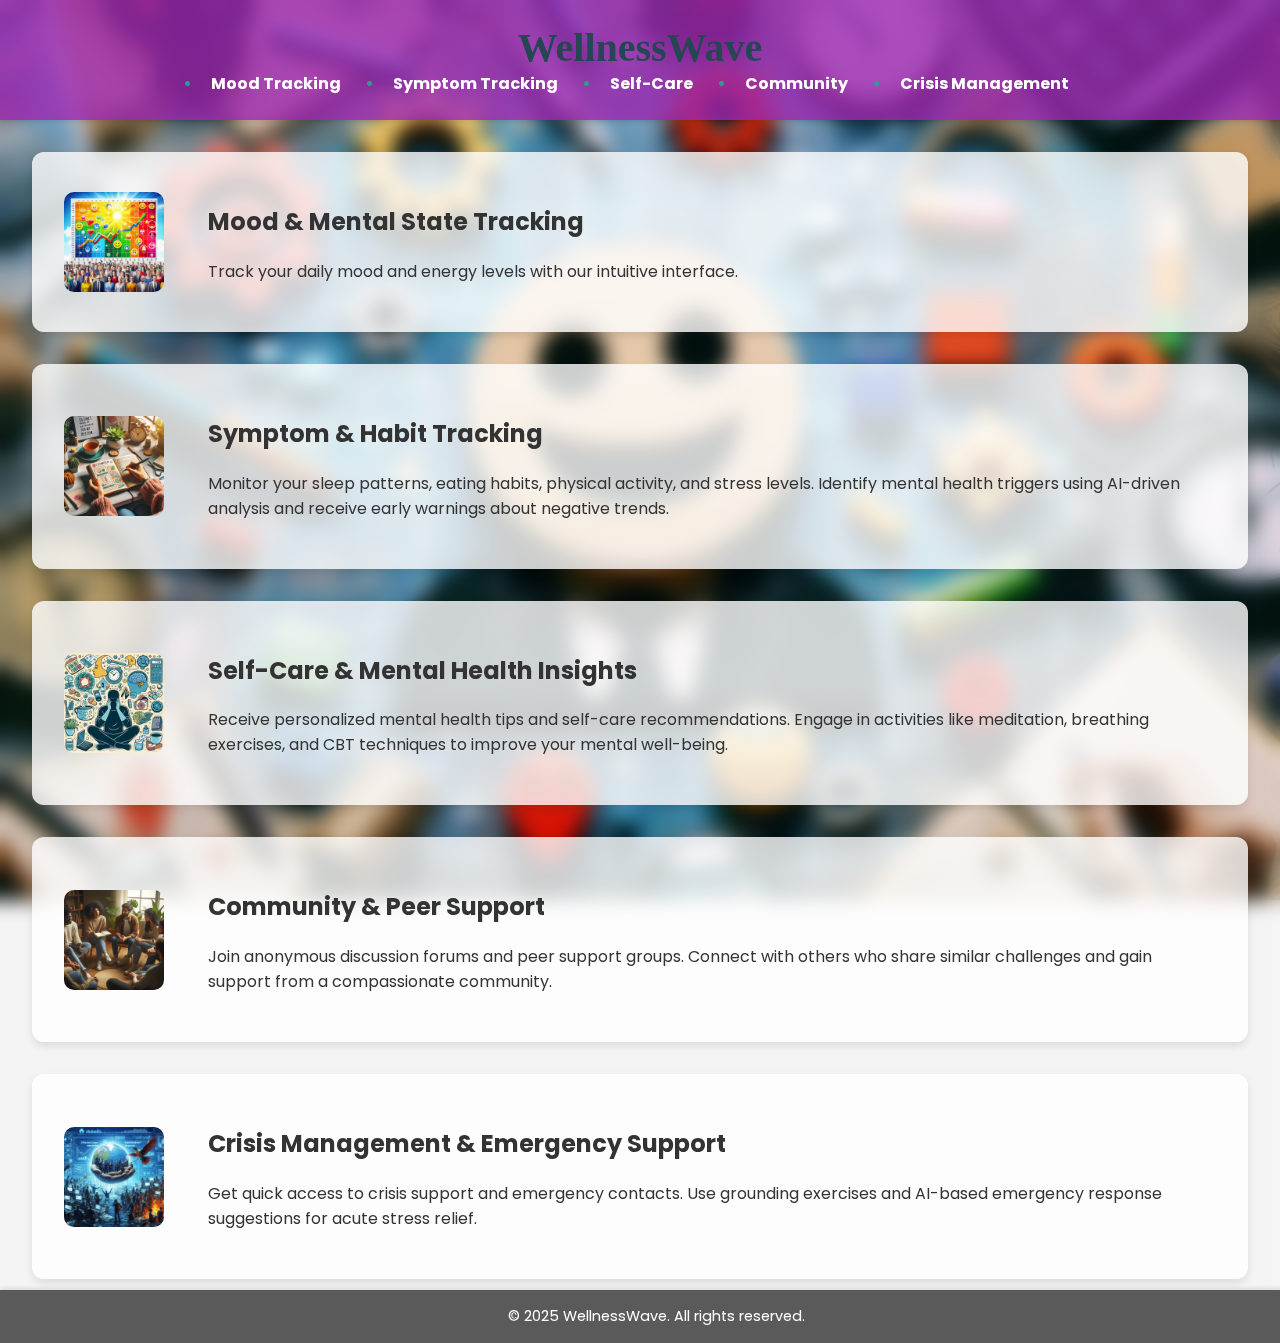
<file: index.html>
<!DOCTYPE html>
<html lang="en">
<head>
    <meta charset="UTF-8">
    <meta name="viewport" content="width=device-width, initial-scale=1.0">
    <title>WellnessWave – AI-Powered Mental Health Tracker</title>
    <link rel="stylesheet" href="styles.css">
</head>
<body>
    <header>
        <h1>WellnessWave</h1>
        <nav>
            <ul>
                <li><a href="mood_tracking.html">Mood Tracking</a></li>
                <li><a href="symptom_tracking.html">Symptom Tracking</a></li>
                <li><a href="self_care.html">Self-Care</a></li>
                <li><a href="community.html">Community</a></li>
                <li><a href="crisis_management.html">Crisis Management</a></li>
            </ul>
        </nav>
    </header>
    <main>
        <section id="mood-tracking" class="content-section clickable-section" onclick="location.href='mood_tracking.html'">
            <img src="Mood Tracking.png" alt="Mood Tracking">
            <div class="text-content">
                <h2>Mood & Mental State Tracking</h2>
                <p>Track your daily mood and energy levels with our intuitive interface.</p>
            </div>
        </section>
        <section id="symptom-tracking" class="content-section clickable-section" onclick="location.href='symptom_tracking.html'">
            <img src="Symptom & Habit Tracking.png" alt="Symptom Tracking">
            <div class="text-content">
                <h2>Symptom & Habit Tracking</h2>
                <p>Monitor your sleep patterns, eating habits, physical activity, and stress levels. Identify mental health triggers using AI-driven analysis and receive early warnings about negative trends.</p>
            </div>
        </section>
        <section id="self-care" class="content-section clickable-section" onclick="location.href='self_care.html'">
            <img src="Self-Care & Mental Health Insights.png" alt="Self-Care">
            <div class="text-content">
                <h2>Self-Care & Mental Health Insights</h2>
                <p>Receive personalized mental health tips and self-care recommendations. Engage in activities like meditation, breathing exercises, and CBT techniques to improve your mental well-being.</p>
            </div>
        </section>
        <section id="community" class="content-section clickable-section" onclick="location.href='community.html'">
            <img src="Community & Peer Support.png" alt="Community">
            <div class="text-content">
                <h2>Community & Peer Support</h2>
                <p>Join anonymous discussion forums and peer support groups. Connect with others who share similar challenges and gain support from a compassionate community.</p>
            </div>
        </section>
        <section id="crisis-management" class="content-section clickable-section" onclick="location.href='crisis_management.html'">
            <img src="Crisis Management & Emergency Support.png" alt="Crisis Management">
            <div class="text-content">
                <h2>Crisis Management & Emergency Support</h2>
                <p>Get quick access to crisis support and emergency contacts. Use grounding exercises and AI-based emergency response suggestions for acute stress relief.</p>
            </div>
        </section>
    </main>
    <footer>
        <p>&copy; 2025 WellnessWave. All rights reserved.</p>
    </footer>
    <script src="script.js"></script>
</body>
</html>
</file>
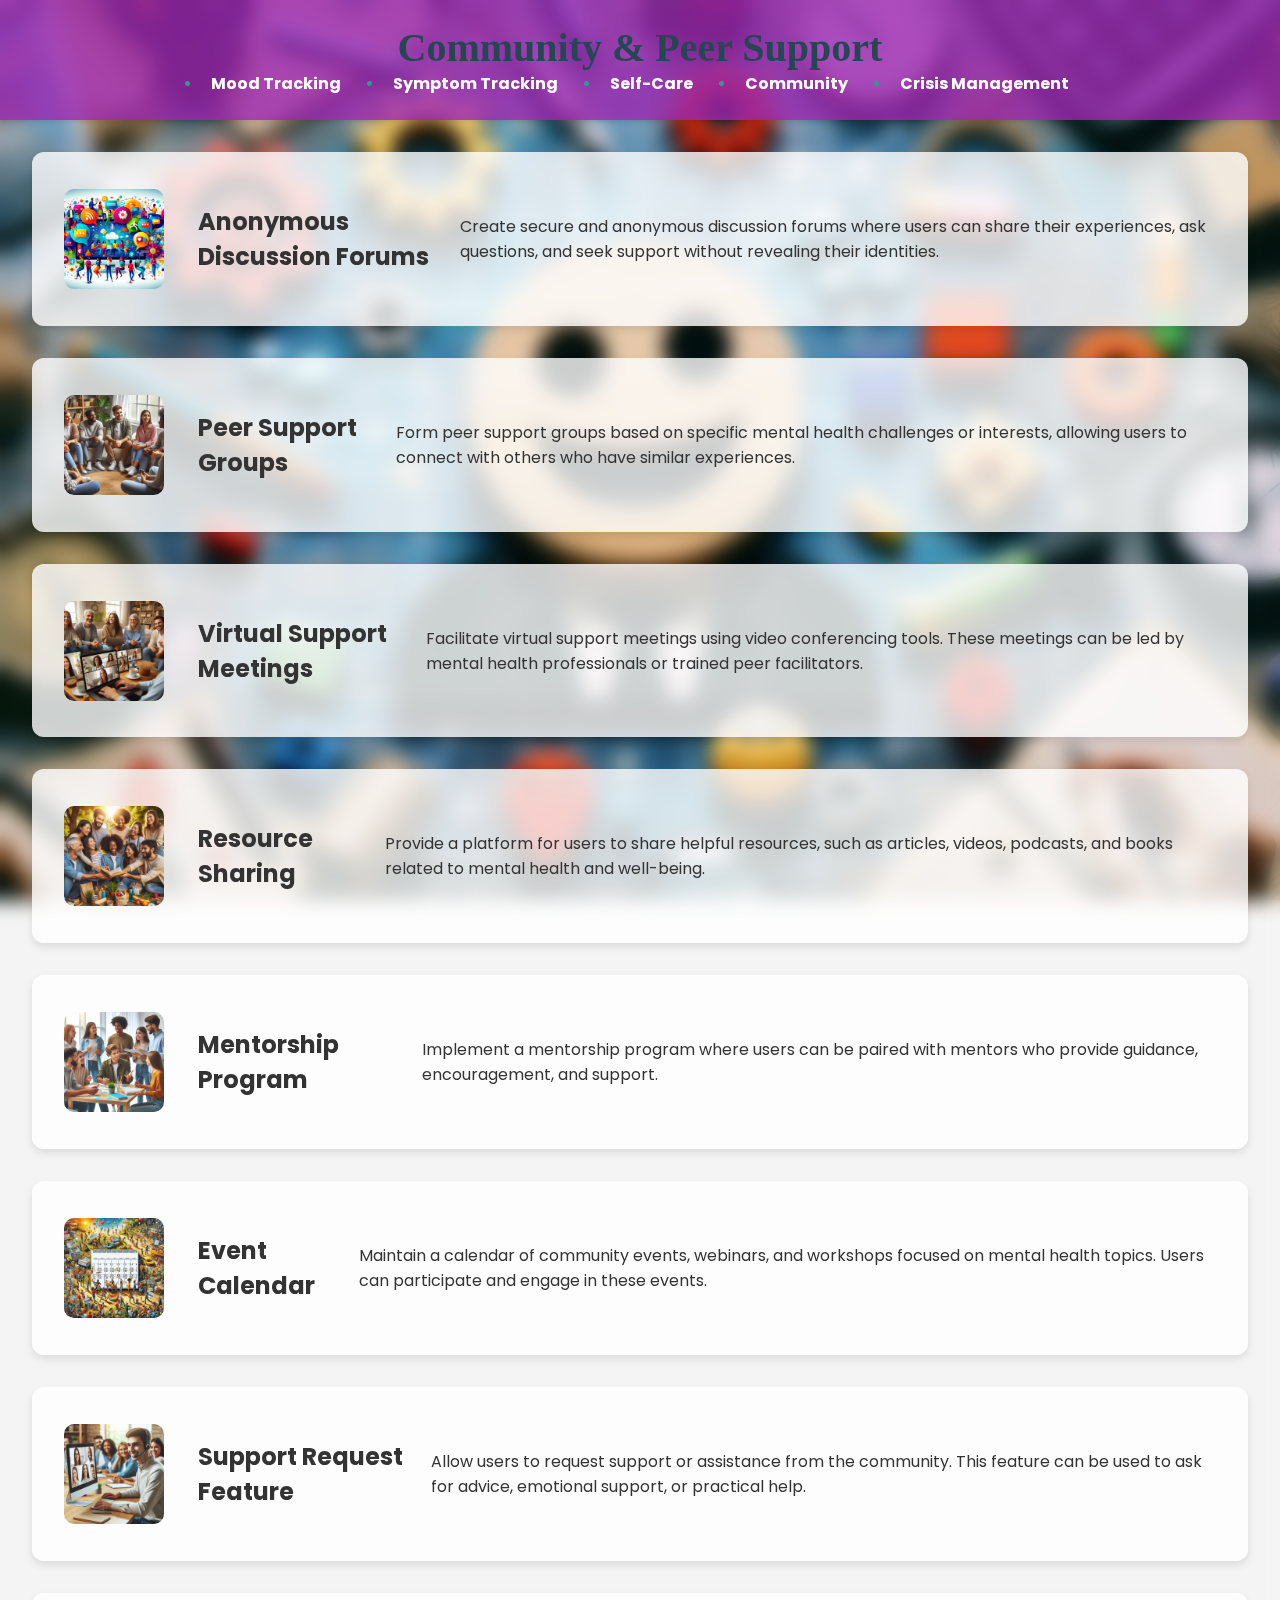
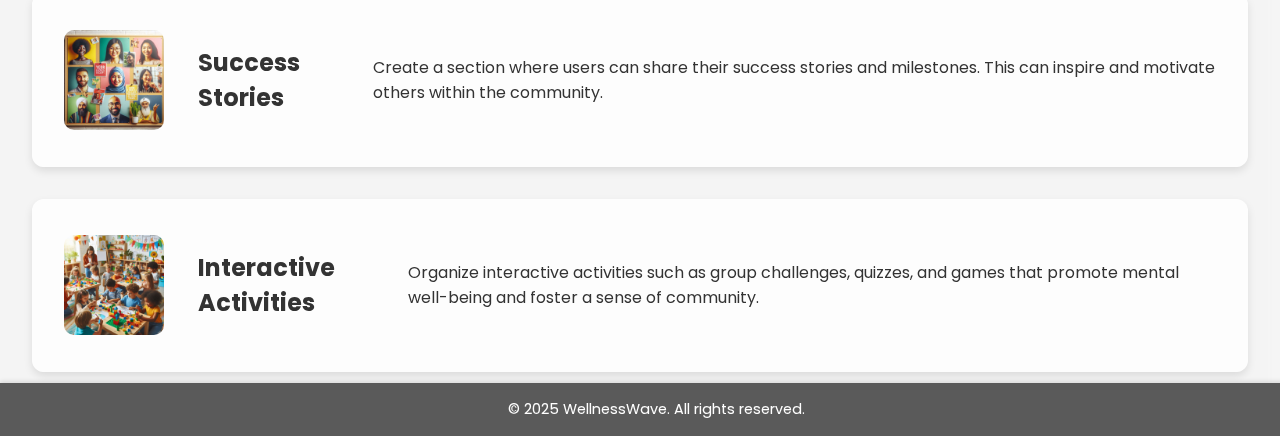
<file: community.html>
<!DOCTYPE html>
<html lang="en">
<head>
    <meta charset="UTF-8">
    <meta name="viewport" content="width=device-width, initial-scale=1.0">
    <title>WellnessWave – Community & Peer Support</title>
    <link rel="stylesheet" href="styles.css">
</head>
<body>
    <header>
        <h1>Community & Peer Support</h1>
        <nav>
            <ul>
                <li><a href="mood_tracking.html">Mood Tracking</a></li>
                <li><a href="symptom_tracking.html">Symptom Tracking</a></li>
                <li><a href="self_care.html">Self-Care</a></li>
                <li><a href="community.html">Community</a></li>
                <li><a href="#crisis-management">Crisis Management</a></li>
            </ul>
        </nav>
    </header>
    <main>
        <section id="anonymous-discussion-forums" class="content-section">
            <img src="Anonymous Discussion Forums.png" alt="Anonymous Discussion Forums" style="float:left; margin-right:10px;">
            <h2>Anonymous Discussion Forums</h2>
            <p>Create secure and anonymous discussion forums where users can share their experiences, ask questions, and seek support without revealing their identities.</p>
        </section>
        <section id="peer-support-groups" class="content-section">
            <img src="Peer Support Groups.png" alt="Peer Support Groups" style="float:left; margin-right:10px;">
            <h2>Peer Support Groups</h2>
            <p>Form peer support groups based on specific mental health challenges or interests, allowing users to connect with others who have similar experiences.</p>
        </section>
        <section id="virtual-support-meetings" class="content-section">
            <img src="Virtual Support Meetings.png" alt="Virtual Support Meetings" style="float:left; margin-right:10px;">
            <h2>Virtual Support Meetings</h2>
            <p>Facilitate virtual support meetings using video conferencing tools. These meetings can be led by mental health professionals or trained peer facilitators.</p>
        </section>
        <section id="resource-sharing" class="content-section">
            <img src="Resource Sharing.png" alt="Resource Sharing" style="float:left; margin-right:10px;">
            <h2>Resource Sharing</h2>
            <p>Provide a platform for users to share helpful resources, such as articles, videos, podcasts, and books related to mental health and well-being.</p>
        </section>
        <section id="mentorship-program" class="content-section">
            <img src="Mentorship Program.png" alt="Mentorship Program" style="float:left; margin-right:10px;">
            <h2>Mentorship Program</h2>
            <p>Implement a mentorship program where users can be paired with mentors who provide guidance, encouragement, and support.</p>
        </section>
        <section id="event-calendar" class="content-section">
            <img src="Event Calendar.png" alt="Event Calendar" style="float:left; margin-right:10px;">
            <h2>Event Calendar</h2>
            <p>Maintain a calendar of community events, webinars, and workshops focused on mental health topics. Users can participate and engage in these events.</p>
        </section>
        <section id="support-request-feature" class="content-section">
            <img src="Support Request Feature.png" alt="Support Request Feature" style="float:left; margin-right:10px;">
            <h2>Support Request Feature</h2>
            <p>Allow users to request support or assistance from the community. This feature can be used to ask for advice, emotional support, or practical help.</p>
        </section>
        <section id="success-stories" class="content-section">
            <img src="Success Stories.png" alt="Success Stories" style="float:left; margin-right:10px;">
            <h2>Success Stories</h2>
            <p>Create a section where users can share their success stories and milestones. This can inspire and motivate others within the community.</p>
        </section>
        <section id="interactive-activities" class="content-section">
            <img src="Interactive Activities.png" alt="Interactive Activities" style="float:left; margin-right:10px;">
            <h2>Interactive Activities</h2>
            <p>Organize interactive activities such as group challenges, quizzes, and games that promote mental well-being and foster a sense of community.</p>
        </section>
    </main>
    <footer>
        <p>&copy; 2025 WellnessWave. All rights reserved.</p>
    </footer>
    <script src="script.js"></script>
</body>
</html>
</file>
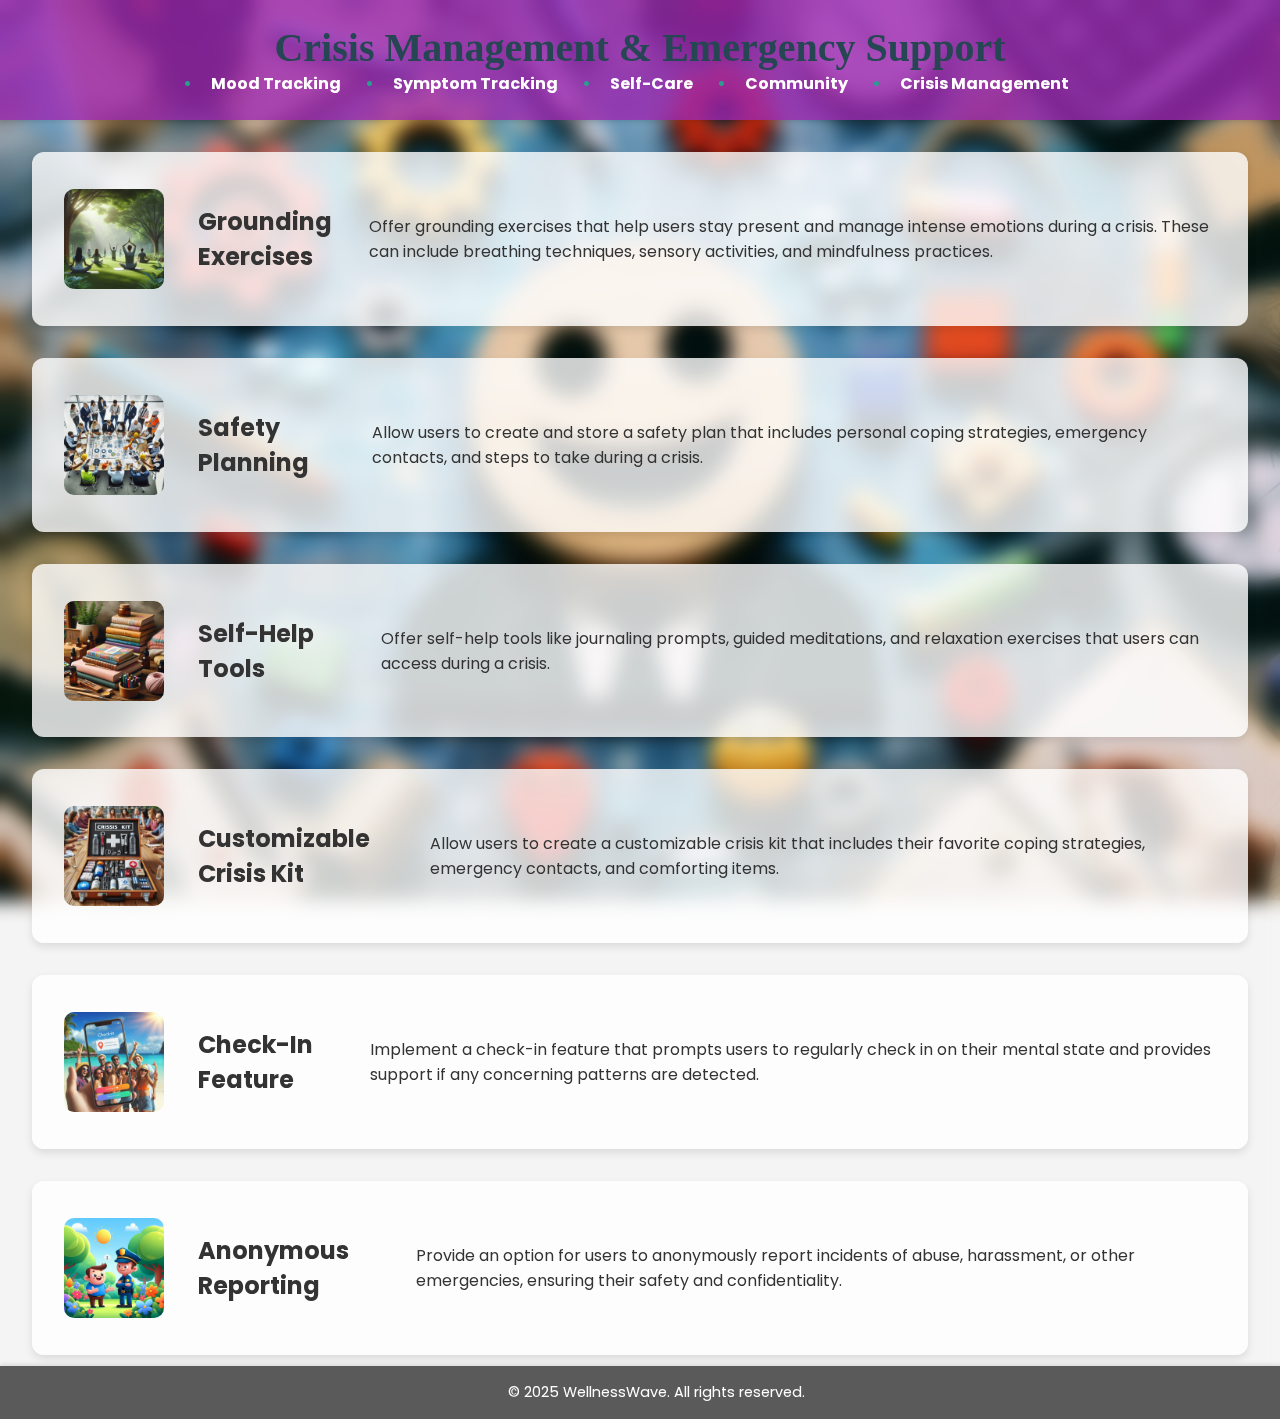
<file: crisis_management.html>
<!DOCTYPE html>
<html lang="en">
<head>
    <meta charset="UTF-8">
    <meta name="viewport" content="width=device-width, initial-scale=1.0">
    <title>WellnessWave – Crisis Management & Emergency Support</title>
    <link rel="stylesheet" href="styles.css">
</head>
<body>
    <header>
        <h1>Crisis Management & Emergency Support</h1>
        <nav>
            <ul>
                <li><a href="mood_tracking.html">Mood Tracking</a></li>
                <li><a href="symptom_tracking.html">Symptom Tracking</a></li>
                <li><a href="self_care.html">Self-Care</a></li>
                <li><a href="community.html">Community</a></li>
                <li><a href="crisis_management.html">Crisis Management</a></li>
            </ul>
        </nav>
    </header>
    <main>
        <section id="grounding-exercises" class="content-section">
            <img src="Grounding Exercises.png" alt="Grounding Exercises" style="float:left; margin-right:10px;">
            <h2>Grounding Exercises</h2>
            <p>Offer grounding exercises that help users stay present and manage intense emotions during a crisis. These can include breathing techniques, sensory activities, and mindfulness practices.</p>
        </section>
        <section id="safety-planning" class="content-section">
            <img src="Safety Planning.png" alt="Safety Planning" style="float:left; margin-right:10px;">
            <h2>Safety Planning</h2>
            <p>Allow users to create and store a safety plan that includes personal coping strategies, emergency contacts, and steps to take during a crisis.</p>
        </section>
        <section id="self-help-tools" class="content-section">
            <img src="Self-Help Tools.png" alt="Self-Help Tools" style="float:left; margin-right:10px;">
            <h2>Self-Help Tools</h2>
            <p>Offer self-help tools like journaling prompts, guided meditations, and relaxation exercises that users can access during a crisis.</p>
        </section>
        <section id="customizable-crisis-kit" class="content-section">
            <img src="Customizable Crisis Kit.png" alt="Customizable Crisis Kit" style="float:left; margin-right:10px;">
            <h2>Customizable Crisis Kit</h2>
            <p>Allow users to create a customizable crisis kit that includes their favorite coping strategies, emergency contacts, and comforting items.</p>
        </section>
        <section id="check-in-feature" class="content-section">
            <img src="Check-In Feature.png" alt="Check-In Feature" style="float:left; margin-right:10px;">
            <h2>Check-In Feature</h2>
            <p>Implement a check-in feature that prompts users to regularly check in on their mental state and provides support if any concerning patterns are detected.</p>
        </section>
        <section id="anonymous-reporting" class="content-section">
            <img src="reporting to police.png" alt="Anonymous Reporting" style="float:left; margin-right:10px;">
            <h2>Anonymous Reporting</h2>
            <p>Provide an option for users to anonymously report incidents of abuse, harassment, or other emergencies, ensuring their safety and confidentiality.</p>
        </section>
    </main>
    <footer>
        <p>&copy; 2025 WellnessWave. All rights reserved.</p>
    </footer>
    <script src="script.js"></script>
</body>
</html>
</file>
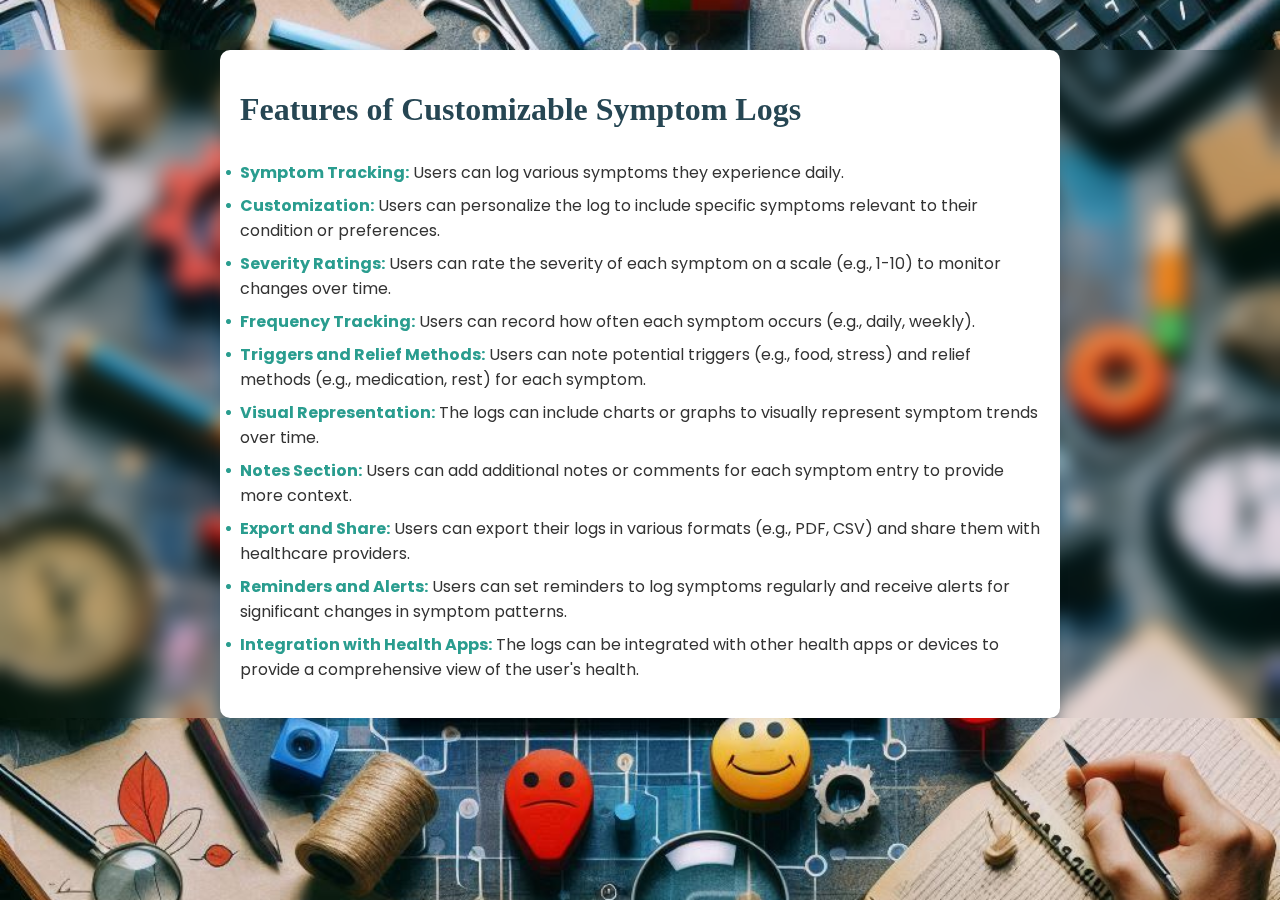
<file: customizable_symptom_logs.html>
<!DOCTYPE html>
<html lang="en">
<head>
    <meta charset="UTF-8">
    <meta name="viewport" content="width=device-width, initial-scale=1.0">
    <title>Customizable Symptom Logs Features</title>
    <link rel="stylesheet" href="styles.css">
</head>
<body>
    <div class="container">
        <h1>Features of Customizable Symptom Logs</h1>
        <ul>
            <li><strong>Symptom Tracking:</strong> Users can log various symptoms they experience daily.</li>
            <li><strong>Customization:</strong> Users can personalize the log to include specific symptoms relevant to their condition or preferences.</li>
            <li><strong>Severity Ratings:</strong> Users can rate the severity of each symptom on a scale (e.g., 1-10) to monitor changes over time.</li>
            <li><strong>Frequency Tracking:</strong> Users can record how often each symptom occurs (e.g., daily, weekly).</li>
            <li><strong>Triggers and Relief Methods:</strong> Users can note potential triggers (e.g., food, stress) and relief methods (e.g., medication, rest) for each symptom.</li>
            <li><strong>Visual Representation:</strong> The logs can include charts or graphs to visually represent symptom trends over time.</li>
            <li><strong>Notes Section:</strong> Users can add additional notes or comments for each symptom entry to provide more context.</li>
            <li><strong>Export and Share:</strong> Users can export their logs in various formats (e.g., PDF, CSV) and share them with healthcare providers.</li>
            <li><strong>Reminders and Alerts:</strong> Users can set reminders to log symptoms regularly and receive alerts for significant changes in symptom patterns.</li>
            <li><strong>Integration with Health Apps:</strong> The logs can be integrated with other health apps or devices to provide a comprehensive view of the user's health.</li>
        </ul>
    </div>
</body>
</html>
</file>
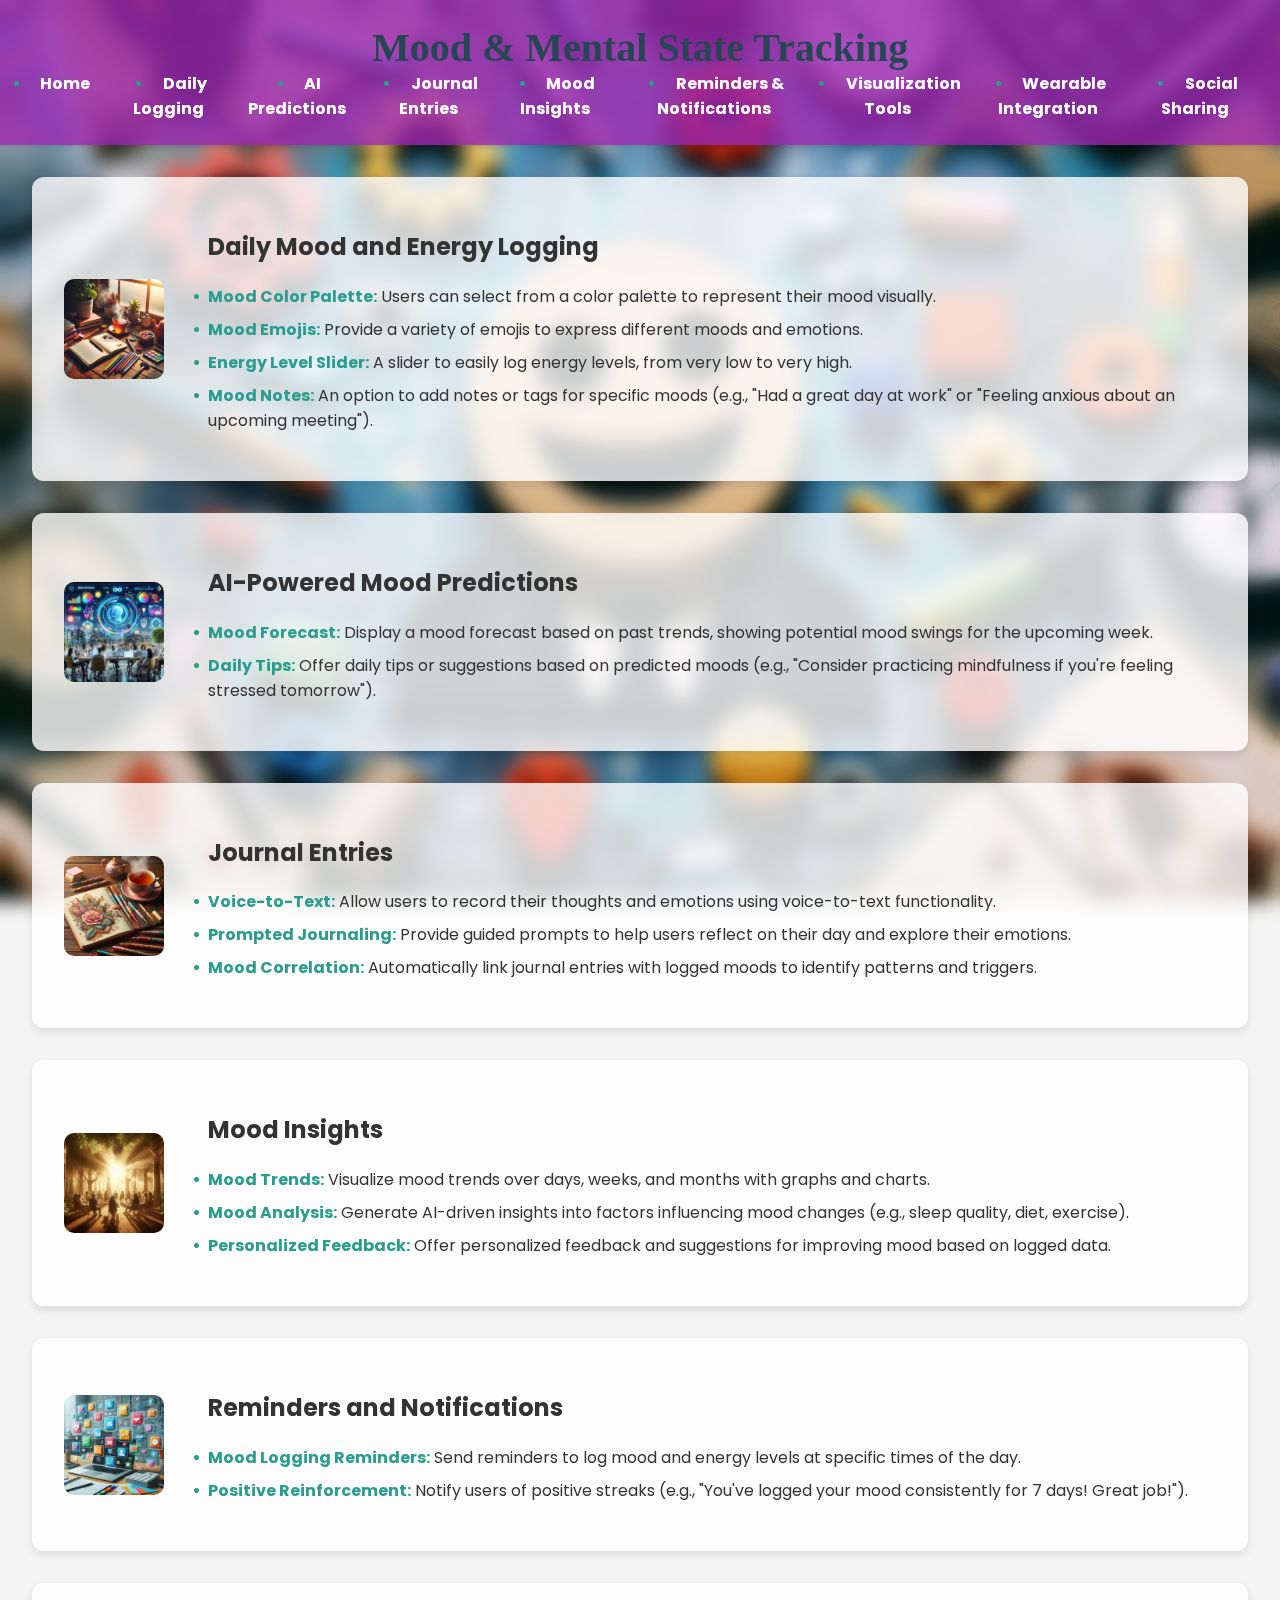
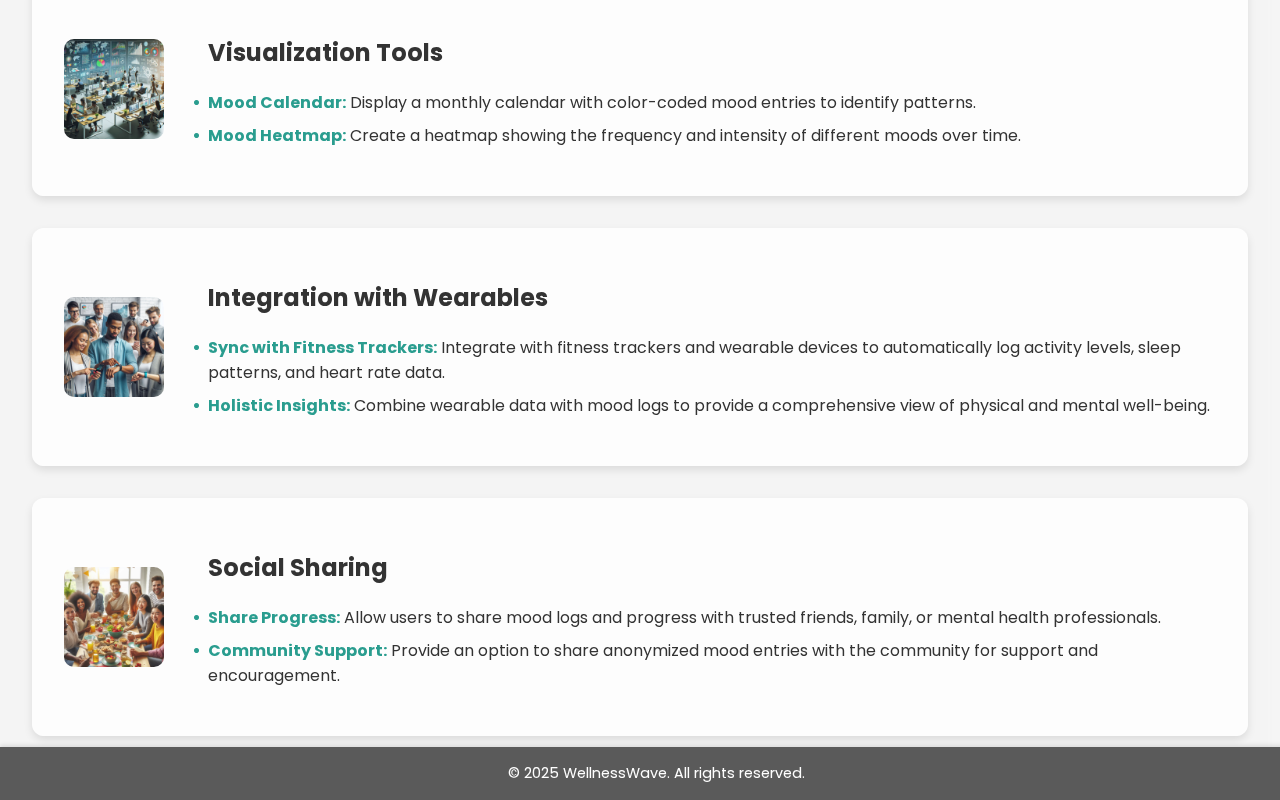
<file: mood_tracking.html>
<!DOCTYPE html>
<html lang="en">
<head>
    <meta charset="UTF-8">
    <meta name="viewport" content="width=device-width, initial-scale=1.0">
    <title>Mood & Mental State Tracking</title>
    <link rel="stylesheet" href="styles.css">
</head>
<body>
    <header>
        <h1>Mood & Mental State Tracking</h1>
        <nav>
            <ul>
                <li><a href="index.html">Home</a></li>
                <li><a href="#daily-logging">Daily Logging</a></li>
                <li><a href="#ai-predictions">AI Predictions</a></li>
                <li><a href="#journal-entries">Journal Entries</a></li>
                <li><a href="#mood-insights">Mood Insights</a></li>
                <li><a href="#reminders-notifications">Reminders & Notifications</a></li>
                <li><a href="#visualization-tools">Visualization Tools</a></li>
                <li><a href="#wearable-integration">Wearable Integration</a></li>
                <li><a href="#social-sharing">Social Sharing</a></li>
            </ul>
        </nav>
    </header>
    <main>
        <section id="daily-logging" class="content-section">
            <img src="Daily Mood and Energy Logging.png" alt="Daily Logging" class="cute-pic">
            <div class="text-content">
                <h2>Daily Mood and Energy Logging</h2>
                <ul>
                    <li><strong>Mood Color Palette:</strong> Users can select from a color palette to represent their mood visually.</li>
                    <li><strong>Mood Emojis:</strong> Provide a variety of emojis to express different moods and emotions.</li>
                    <li><strong>Energy Level Slider:</strong> A slider to easily log energy levels, from very low to very high.</li>
                    <li><strong>Mood Notes:</strong> An option to add notes or tags for specific moods (e.g., "Had a great day at work" or "Feeling anxious about an upcoming meeting").</li>
                </ul>
            </div>
        </section>
        <section id="ai-predictions" class="content-section">
            <img src="AI-Powered Mood Predictions.png" alt="AI Predictions" class="cute-pic">
            <div class="text-content">
                <h2>AI-Powered Mood Predictions</h2>
                <ul>
                    <li><strong>Mood Forecast:</strong> Display a mood forecast based on past trends, showing potential mood swings for the upcoming week.</li>
                    <li><strong>Daily Tips:</strong> Offer daily tips or suggestions based on predicted moods (e.g., "Consider practicing mindfulness if you're feeling stressed tomorrow").</li>
                </ul>
            </div>
        </section>
        <section id="journal-entries" class="content-section">
            <img src="Journal Entries.png" alt="Journal Entries" class="cute-pic">
            <div class="text-content">
                <h2>Journal Entries</h2>
                <ul>
                    <li><strong>Voice-to-Text:</strong> Allow users to record their thoughts and emotions using voice-to-text functionality.</li>
                    <li><strong>Prompted Journaling:</strong> Provide guided prompts to help users reflect on their day and explore their emotions.</li>
                    <li><strong>Mood Correlation:</strong> Automatically link journal entries with logged moods to identify patterns and triggers.</li>
                </ul>
            </div>
        </section>
        <section id="mood-insights" class="content-section">
            <img src="Mood Insights.png" alt="Mood Insights" class="cute-pic">
            <div class="text-content">
                <h2>Mood Insights</h2>
                <ul>
                    <li><strong>Mood Trends:</strong> Visualize mood trends over days, weeks, and months with graphs and charts.</li>
                    <li><strong>Mood Analysis:</strong> Generate AI-driven insights into factors influencing mood changes (e.g., sleep quality, diet, exercise).</li>
                    <li><strong>Personalized Feedback:</strong> Offer personalized feedback and suggestions for improving mood based on logged data.</li>
                </ul>
            </div>
        </section>
        <section id="reminders-notifications" class="content-section">
            <img src="Reminders and Notifications.png" alt="Reminders and Notifications" class="cute-pic">
            <div class="text-content">
                <h2>Reminders and Notifications</h2>
                <ul>
                    <li><strong>Mood Logging Reminders:</strong> Send reminders to log mood and energy levels at specific times of the day.</li>
                    <li><strong>Positive Reinforcement:</strong> Notify users of positive streaks (e.g., "You've logged your mood consistently for 7 days! Great job!").</li>
                </ul>
            </div>
        </section>
        <section id="visualization-tools" class="content-section">
            <img src="Visualization Tools.png" alt="Visualization Tools" class="cute-pic">
            <div class="text-content">
                <h2>Visualization Tools</h2>
                <ul>
                    <li><strong>Mood Calendar:</strong> Display a monthly calendar with color-coded mood entries to identify patterns.</li>
                    <li><strong>Mood Heatmap:</strong> Create a heatmap showing the frequency and intensity of different moods over time.</li>
                </ul>
            </div>
        </section>
        <section id="wearable-integration" class="content-section">
            <img src="Integration with Wearables.png" alt="Wearable Integration" class="cute-pic">
            <div class="text-content">
                <h2>Integration with Wearables</h2>
                <ul>
                    <li><strong>Sync with Fitness Trackers:</strong> Integrate with fitness trackers and wearable devices to automatically log activity levels, sleep patterns, and heart rate data.</li>
                    <li><strong>Holistic Insights:</strong> Combine wearable data with mood logs to provide a comprehensive view of physical and mental well-being.</li>
                </ul>
            </div>
        </section>
        <section id="social-sharing" class="content-section">
            <img src="Social Sharing.png" alt="Social Sharing" class="cute-pic">
            <div class="text-content">
                <h2>Social Sharing</h2>
                <ul>
                    <li><strong>Share Progress:</strong> Allow users to share mood logs and progress with trusted friends, family, or mental health professionals.</li>
                    <li><strong>Community Support:</strong> Provide an option to share anonymized mood entries with the community for support and encouragement.</li>
                </ul>
            </div>
        </section>
    </main>
    <footer>
        <p>&copy; 2025 WellnessWave. All rights reserved.</p>
    </footer>
    <script src="script.js"></script>
</body>
</html>
</file>
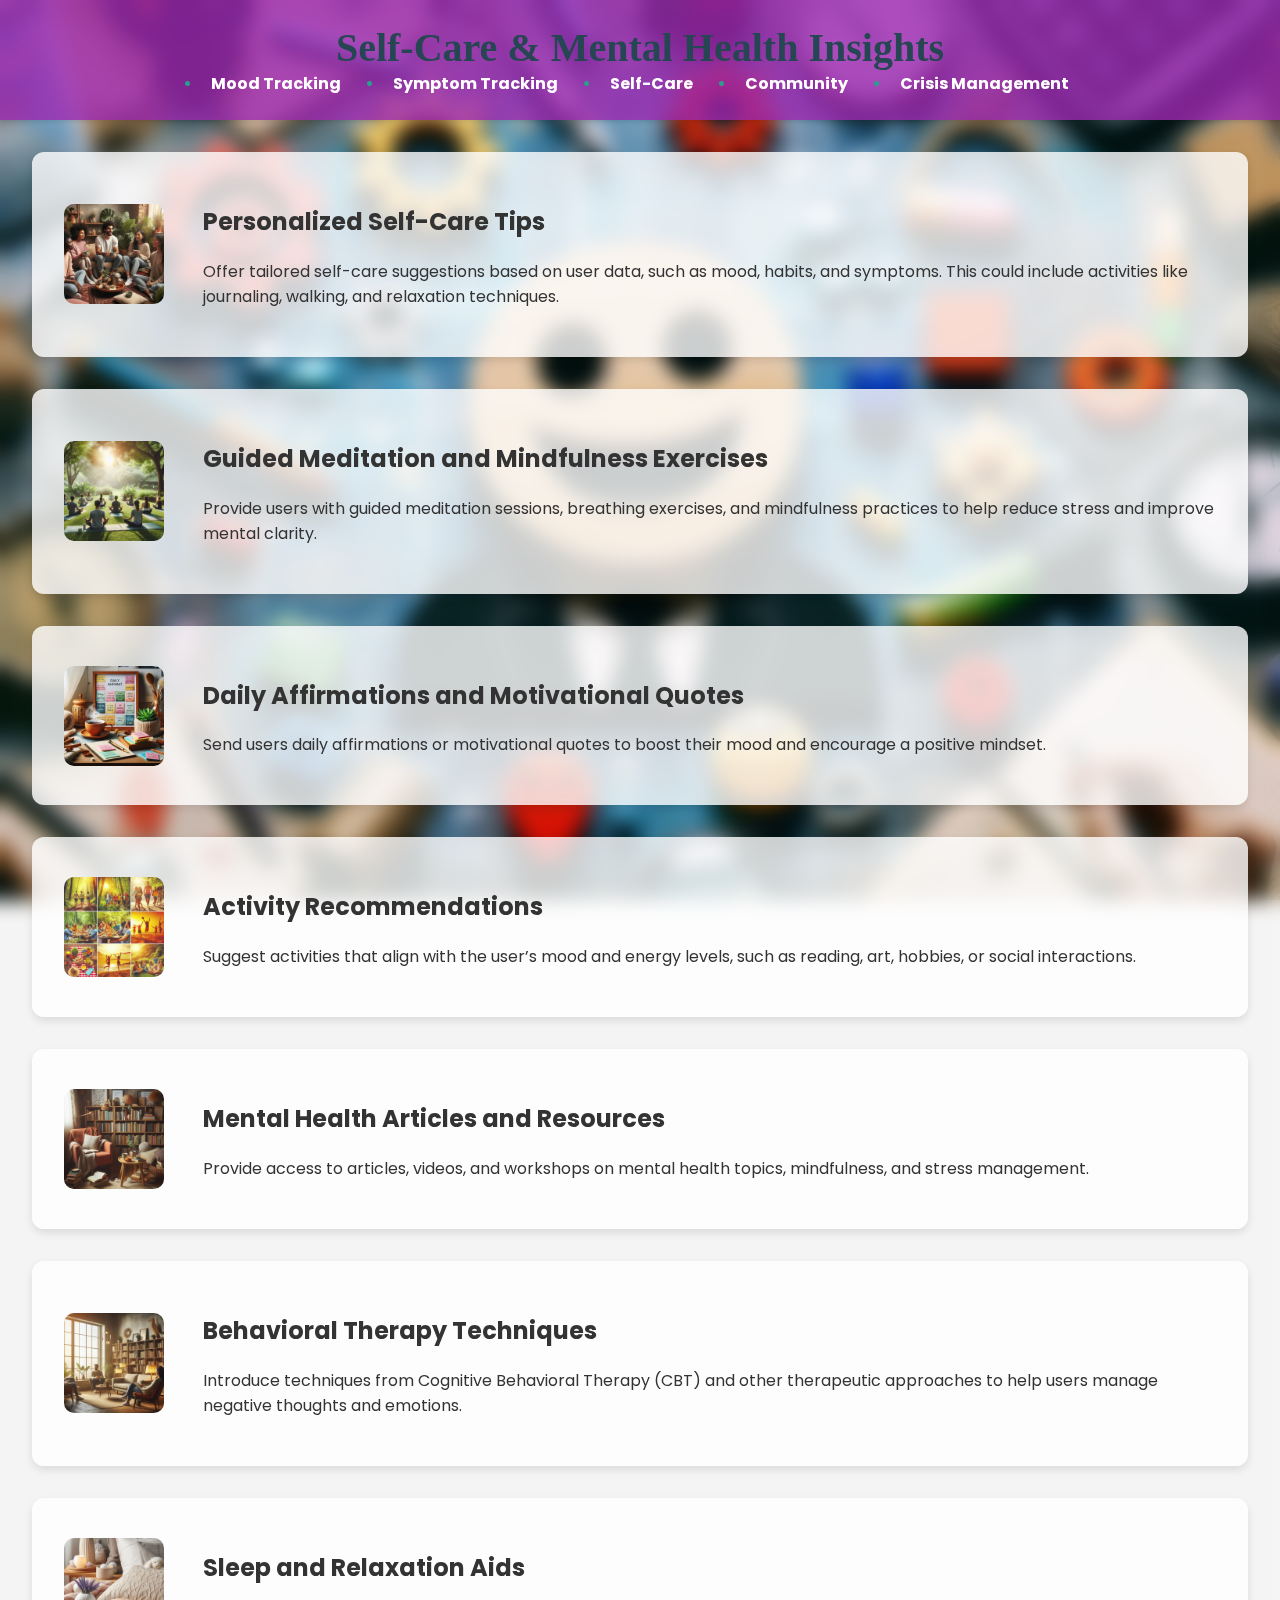
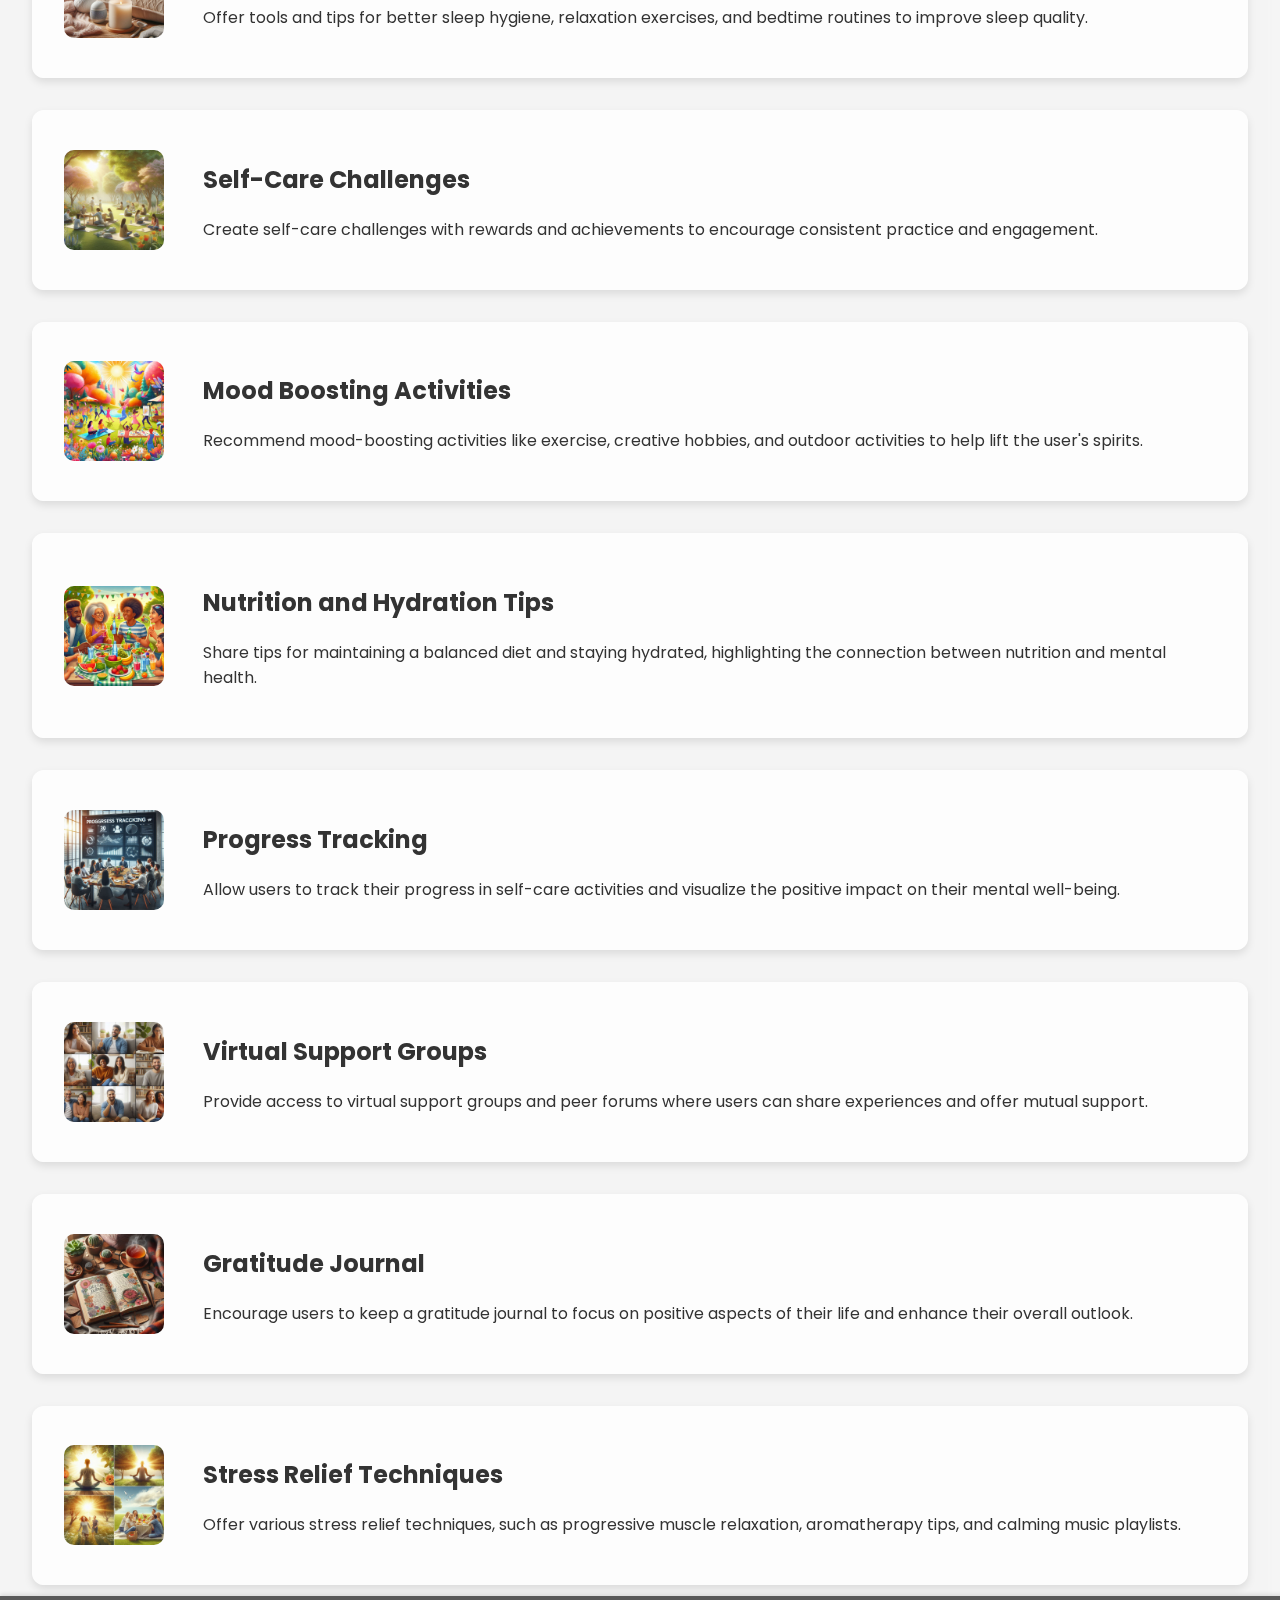
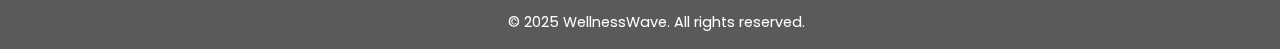
<file: self_care.html>
<!DOCTYPE html>
<html lang="en">
<head>
    <meta charset="UTF-8">
    <meta name="viewport" content="width=device-width, initial-scale=1.0">
    <title>WellnessWave – Self-Care & Mental Health Insights</title>
    <link rel="stylesheet" href="styles.css">
    <style>
        .content-section {
            display: flex;
            align-items: center;
        }
        .content-section img {
            margin-right: 15px;
            float: left;
        }
    </style>
</head>
<body>
    <header>
        <h1>Self-Care & Mental Health Insights</h1>
        <nav>
            <ul>
                <li><a href="mood_tracking.html">Mood Tracking</a></li>
                <li><a href="symptom_tracking.html">Symptom Tracking</a></li>
                <li><a href="self_care.html">Self-Care</a></li>
                <li><a href="#community">Community</a></li>
                <li><a href="#crisis-management">Crisis Management</a></li>
            </ul>
        </nav>
    </header>
    <main>
        <section id="personalized-self-care-tips" class="content-section">
            <img src="Personalized Self-Care Tips.png" alt="Personalized Self-Care Tips" width="100">
            <div>
                <h2>Personalized Self-Care Tips</h2>
                <p>Offer tailored self-care suggestions based on user data, such as mood, habits, and symptoms. This could include activities like journaling, walking, and relaxation techniques.</p>
            </div>
        </section>
        <section id="guided-meditation-mindfulness" class="content-section">
            <img src="Guided Meditation and Mindfulness Exercises.png" alt="Guided Meditation and Mindfulness Exercises" width="100">
            <div>
                <h2>Guided Meditation and Mindfulness Exercises</h2>
                <p>Provide users with guided meditation sessions, breathing exercises, and mindfulness practices to help reduce stress and improve mental clarity.</p>
            </div>
        </section>
        <section id="daily-affirmations-quotes" class="content-section">
            <img src="Daily Affirmations and Motivational Quotes.png" alt="Daily Affirmations and Motivational Quotes" width="100">
            <div>
                <h2>Daily Affirmations and Motivational Quotes</h2>
                <p>Send users daily affirmations or motivational quotes to boost their mood and encourage a positive mindset.</p>
            </div>
        </section>
        <section id="activity-recommendations" class="content-section">
            <img src="Activity Recommendations.png" alt="Activity Recommendations" width="100">
            <div>
                <h2>Activity Recommendations</h2>
                <p>Suggest activities that align with the user’s mood and energy levels, such as reading, art, hobbies, or social interactions.</p>
            </div>
        </section>
        <section id="mental-health-articles-resources" class="content-section">
            <img src="Mental Health Articles and Resources.png" alt="Mental Health Articles and Resources" width="100">
            <div>
                <h2>Mental Health Articles and Resources</h2>
                <p>Provide access to articles, videos, and workshops on mental health topics, mindfulness, and stress management.</p>
            </div>
        </section>
        <section id="behavioral-therapy-techniques" class="content-section">
            <img src="Behavioral Therapy Techniques.png" alt="Behavioral Therapy Techniques" width="100">
            <div>
                <h2>Behavioral Therapy Techniques</h2>
                <p>Introduce techniques from Cognitive Behavioral Therapy (CBT) and other therapeutic approaches to help users manage negative thoughts and emotions.</p>
            </div>
        </section>
        <section id="sleep-relaxation-aids" class="content-section">
            <img src="Sleep and Relaxation Aids.png" alt="Sleep and Relaxation Aids" width="100">
            <div>
                <h2>Sleep and Relaxation Aids</h2>
                <p>Offer tools and tips for better sleep hygiene, relaxation exercises, and bedtime routines to improve sleep quality.</p>
            </div>
        </section>
        <section id="self-care-challenges" class="content-section">
            <img src="Self-Care Challenges.png" alt="Self-Care Challenges" width="100">
            <div>
                <h2>Self-Care Challenges</h2>
                <p>Create self-care challenges with rewards and achievements to encourage consistent practice and engagement.</p>
            </div>
        </section>
        <section id="mood-boosting-activities" class="content-section">
            <img src="Mood Boosting Activities.png" alt="Mood Boosting Activities" width="100">
            <div>
                <h2>Mood Boosting Activities</h2>
                <p>Recommend mood-boosting activities like exercise, creative hobbies, and outdoor activities to help lift the user's spirits.</p>
            </div>
        </section>
        <section id="nutrition-hydration-tips" class="content-section">
            <img src="Nutrition and Hydration Tips.png" alt="Nutrition and Hydration Tips" width="100">
            <div>
                <h2>Nutrition and Hydration Tips</h2>
                <p>Share tips for maintaining a balanced diet and staying hydrated, highlighting the connection between nutrition and mental health.</p>
            </div>
        </section>
        <section id="progress-tracking" class="content-section">
            <img src="Progress Tracking.png" alt="Progress Tracking" width="100">
            <div>
                <h2>Progress Tracking</h2>
                <p>Allow users to track their progress in self-care activities and visualize the positive impact on their mental well-being.</p>
            </div>
        </section>
        <section id="virtual-support-groups" class="content-section">
            <img src="Virtual Support Groups.png" alt="Virtual Support Groups" width="100">
            <div>
                <h2>Virtual Support Groups</h2>
                <p>Provide access to virtual support groups and peer forums where users can share experiences and offer mutual support.</p>
            </div>
        </section>
        <section id="gratitude-journal" class="content-section">
            <img src="Gratitude Journal.png" alt="Gratitude Journal" width="100">
            <div>
                <h2>Gratitude Journal</h2>
                <p>Encourage users to keep a gratitude journal to focus on positive aspects of their life and enhance their overall outlook.</p>
            </div>
        </section>
        <section id="stress-relief-techniques" class="content-section">
            <img src="Stress Relief Techniques.png" alt="Stress Relief Techniques" width="100">
            <div>
                <h2>Stress Relief Techniques</h2>
                <p>Offer various stress relief techniques, such as progressive muscle relaxation, aromatherapy tips, and calming music playlists.</p>
            </div>
        </section>
    </main>
    <footer>
        <p>&copy; 2025 WellnessWave. All rights reserved.</p>
    </footer>
    <script src="script.js"></script>
</body>
</html>
</file>
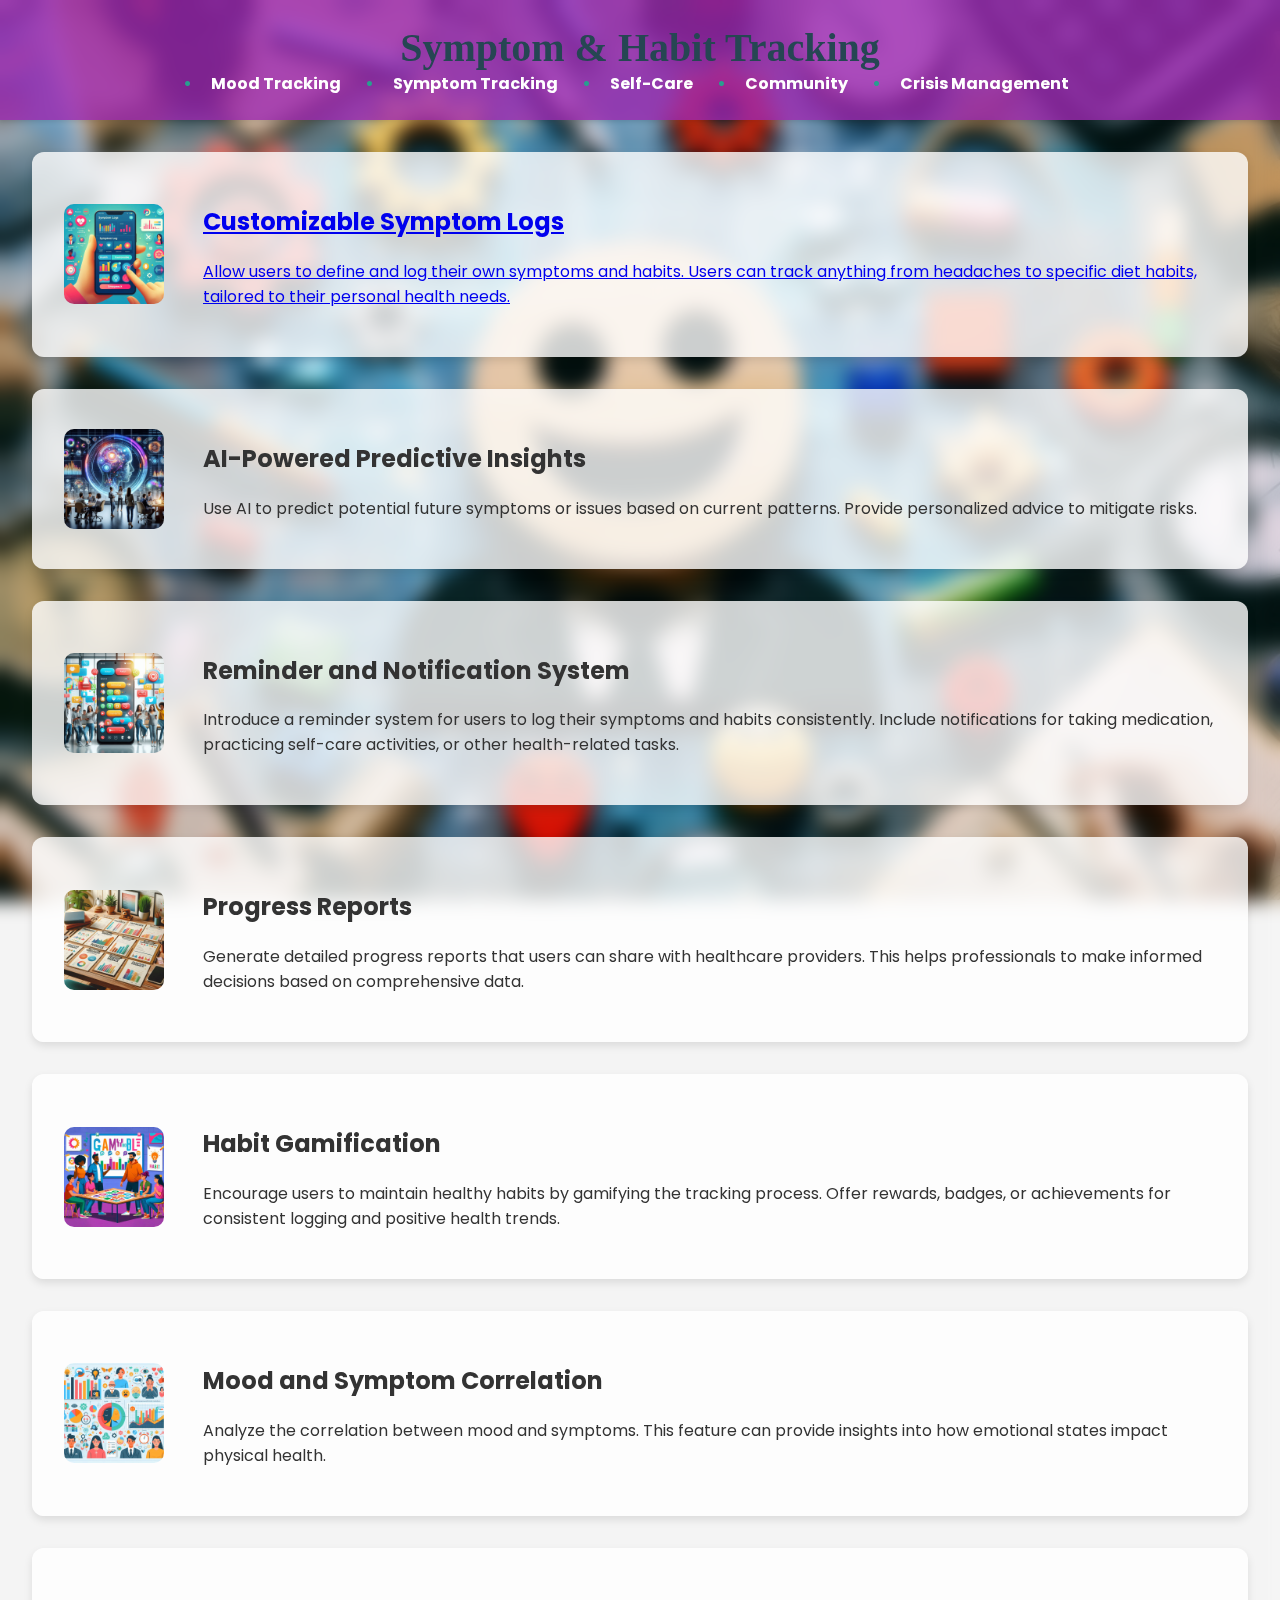
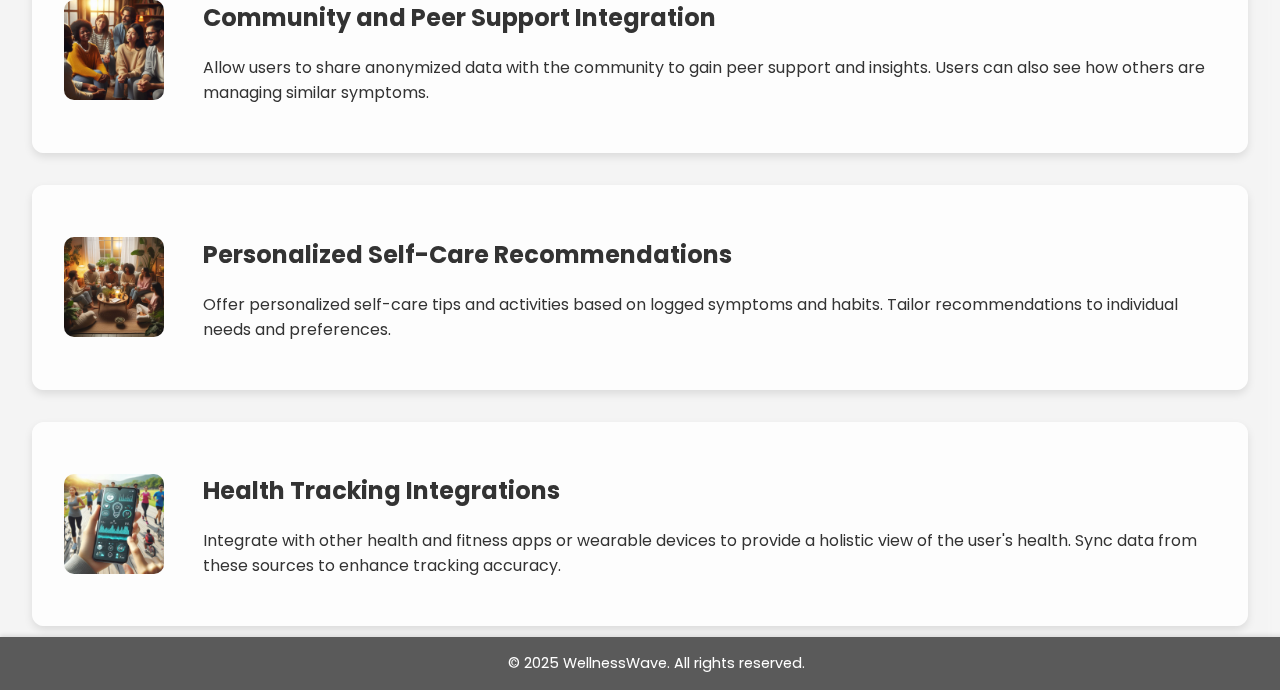
<file: symptom_tracking.html>
<!DOCTYPE html>
<html lang="en">
<head>
    <meta charset="UTF-8">
    <meta name="viewport" content="width=device-width, initial-scale=1.0">
    <title>WellnessWave – Symptom & Habit Tracking</title>
    <link rel="stylesheet" href="styles.css">
    <style>
        .content-section {
            display: flex;
            align-items: center;
        }
        .content-section img {
            margin-right: 15px;
            float: left;
        }
    </style>
</head>
<body>
    <header>
        <h1>Symptom & Habit Tracking</h1>
        <nav>
            <ul>
                <li><a href="mood_tracking.html">Mood Tracking</a></li>
                <li><a href="symptom_tracking.html">Symptom Tracking</a></li>
                <li><a href="#self-care">Self-Care</a></li>
                <li><a href="#community">Community</a></li>
                <li><a href="#crisis-management">Crisis Management</a></li>
            </ul>
        </nav>
    </header>
    <main>
        <a href="customizable_symptom_logs.html">
            <section id="customizable-symptom-logs" class="content-section">
                <img src="Customizable Symptom Logs.png" alt="Customizable Symptom Logs" width="100">
                <div>
                    <h2>Customizable Symptom Logs</h2>
                    <p>Allow users to define and log their own symptoms and habits. Users can track anything from headaches to specific diet habits, tailored to their personal health needs.</p>
                </div>
            </section>
        </a>
        <section id="ai-predictive-insights" class="content-section">
            <img src="AI-Powered Predictive Insights.png" alt="AI-Powered Predictive Insights" width="100">
            <div>
                <h2>AI-Powered Predictive Insights</h2>
                <p>Use AI to predict potential future symptoms or issues based on current patterns. Provide personalized advice to mitigate risks.</p>
            </div>
        </section>
        <section id="reminder-notification-system" class="content-section">
            <img src="Reminder and Notification System.png" alt="Reminder and Notification System" width="100">
            <div>
                <h2>Reminder and Notification System</h2>
                <p>Introduce a reminder system for users to log their symptoms and habits consistently. Include notifications for taking medication, practicing self-care activities, or other health-related tasks.</p>
            </div>
        </section>
        <section id="progress-reports" class="content-section">
            <img src="Progress Reports.png" alt="Progress Reports" width="100">
            <div>
                <h2>Progress Reports</h2>
                <p>Generate detailed progress reports that users can share with healthcare providers. This helps professionals to make informed decisions based on comprehensive data.</p>
            </div>
        </section>
        <section id="habit-gamification" class="content-section">
            <img src="Habit Gamification.png" alt="Habit Gamification" width="100">
            <div>
                <h2>Habit Gamification</h2>
                <p>Encourage users to maintain healthy habits by gamifying the tracking process. Offer rewards, badges, or achievements for consistent logging and positive health trends.</p>
            </div>
        </section>
        <section id="mood-symptom-correlation" class="content-section">
            <img src="Mood and Symptom Correlation.png" alt="Mood and Symptom Correlation" width="100">
            <div>
                <h2>Mood and Symptom Correlation</h2>
                <p>Analyze the correlation between mood and symptoms. This feature can provide insights into how emotional states impact physical health.</p>
            </div>
        </section>
        <section id="community-peer-support" class="content-section">
            <img src="Community and Peer Support Integration.png" alt="Community and Peer Support Integration" width="100">
            <div>
                <h2>Community and Peer Support Integration</h2>
                <p>Allow users to share anonymized data with the community to gain peer support and insights. Users can also see how others are managing similar symptoms.</p>
            </div>
        </section>
        <section id="self-care-recommendations" class="content-section">
            <img src="Personalized Self-Care Recommendations.png" alt="Personalized Self-Care Recommendations" width="100">
            <div>
                <h2>Personalized Self-Care Recommendations</h2>
                <p>Offer personalized self-care tips and activities based on logged symptoms and habits. Tailor recommendations to individual needs and preferences.</p>
            </div>
        </section>
        <section id="health-tracking-integrations" class="content-section">
            <img src="Health Tracking Integrations.png" alt="Health Tracking Integrations" width="100">
            <div>
                <h2>Health Tracking Integrations</h2>
                <p>Integrate with other health and fitness apps or wearable devices to provide a holistic view of the user's health. Sync data from these sources to enhance tracking accuracy.</p>
            </div>
        </section>
    </main>
    <footer>
        <p>&copy; 2025 WellnessWave. All rights reserved.</p>
    </footer>
    <script src="script.js"></script>
</body>
</html>
</file>
<file: styles.css>
@import url('https://fonts.googleapis.com/css2?family=Poppins:wght@400;600&display=swap');

body {
    font-family: 'Poppins', sans-serif;
    margin: 0;
    padding: 0;
    background-color: #f4f4f4;
    background-image: url('creative\ background\ images\ for\ mood\ and\ mental\ state\ tracking.png'); /* Set your background image path */
    background-size: cover; /* Ensure the background image covers the whole page */
    background-position: center; /* Center the background image */
    background-attachment: fixed; /* Make the background image fixed */
    color: #333;
    transition: all 0.3s ease;
    backdrop-filter: blur(10px); /* Apply a blur effect */
}

header {
    background: rgba(156, 39, 176, 0.8); /* Add some transparency to blend with the background */
    color: white;
    padding: 1.5em;
    text-align: center;
    box-shadow: 0 2px 4px rgba(0, 0, 0, 0.1);
}

header h1 {
    font-size: 2.5em;
    margin: 0;
}

nav ul {
    list-style: none;
    padding: 0;
    margin: 0;
    display: flex;
    justify-content: center;
    gap: 20px;
}

nav ul li {
    margin: 0;
}

nav ul li a {
    color: white;
    text-decoration: none;
    font-weight: bold;
    transition: color 0.3s ease, background-color 0.3s ease;
    padding: 0.5em 1em;
    border-radius: 5px;
}

nav ul li a:hover {
    color: #f3e5f5;
    background-color: rgba(255, 255, 255, 0.2);
}

main {
    padding: 2em;
}

.content-section {
    margin-bottom: 2em;
    background: rgba(255, 255, 255, 0.8); /* Add some transparency to blend with the background */
    border-radius: 12px;
    padding: 2em;
    box-shadow: 0 4px 8px rgba(0, 0, 0, 0.1);
    display: flex;
    align-items: center;
    gap: 1.5em;
    transition: transform 0.3s ease, box-shadow 0.3s ease;
}

.content-section:hover {
    transform: translateY(-5px);
    box-shadow: 0 8px 16px rgba(0, 0, 0, 0.2);
}

.content-section img {
    width: 100px;
    height: auto;
    border-radius: 10px;
    margin-right: 20px;
}

.text-content {
    flex: 1;
    text-align: left;
}

.container {
    background-color: white; /* White background for content */
    padding: 20px;
    border-radius: 10px;
    max-width: 800px;
    margin: 50px auto;
    box-shadow: 0 0 10px rgba(0, 0, 0, 0.1);
}

h1 {
    color: #264653;
    font-size: 2em;
    margin-bottom: 1em;
    font-family: 'Georgia', serif; /* Font for h1 */
}

ul {
    list-style-type: none;
    padding: 0;
}

li::before {
    content: "\2022";
    color: #2a9d8f;
    font-weight: bold;
    display: inline-block; 
    width: 1em;
    margin-left: -1em;
}

li {
    margin-bottom: 0.5em;
}

strong {
    color: #2a9d8f;
}

footer {
    background: rgba(51, 51, 51, 0.8); /* Add some transparency to blend with the background */
    color: white;
    text-align: center;
    padding: 1em;
    position: fixed;
    bottom: 0;
    width: 100%;
    box-shadow: 0 -2px 4px rgba(0, 0, 0, 0.1);
}

footer p {
    margin: 0;
    font-size: 0.9em;
}

footer a {
    color: #9c27b0;
    text-decoration: none;
    transition: color 0.3s ease;
}

footer a:hover {
    color: #8e24aa;
}

.clickable-section {
    cursor: pointer;
}
</file>
